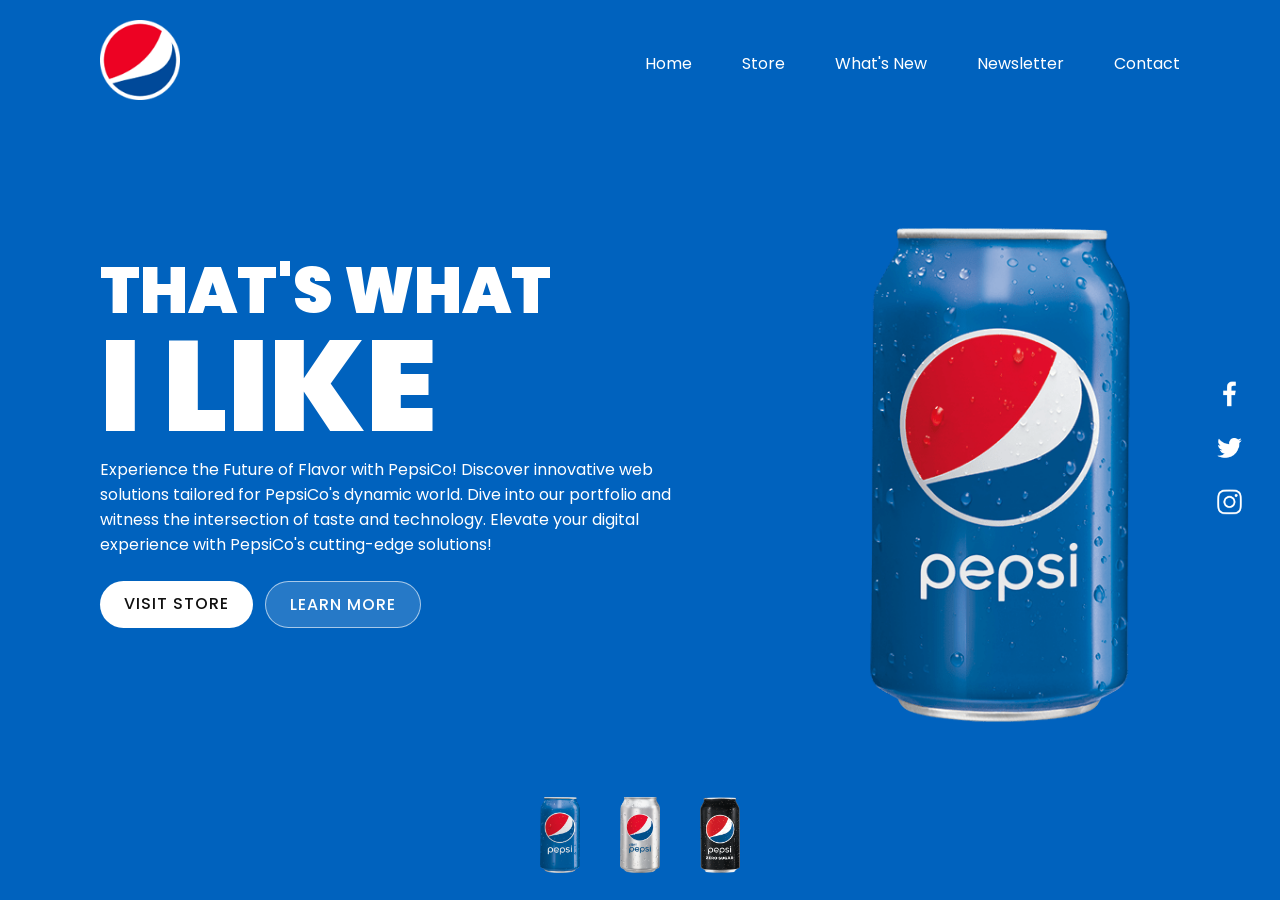
<file: index.html>
<!DOCTYPE html>
<html lang="es">
<head>
    <meta charset="UTF-8">
    <meta name="viewport" content="width=device-width, initial-scale=1.0">
    <title>Responsive Pepsi Website Landing Page</title>
    <link rel="stylesheet" href="style.css">
</head>
<body>
    <section class="sec">
        <header>
            <a href="#"><img src="img/logo.png" class="logo"></a>
            <div class="toggleMenu" onclick="menuToggle();"></div>
            <ul class="navigation">
                <li><a href="index.html">Home</a></li>
                <li><a href="products.html">Store</a></li>
                <li><a href="whats-new.html">What's New</a></li>
                <li><a href="newsletter.html">Newsletter</a></li>
                <li><a href="contact.html">Contact</a></li>
            </ul>
        </header>
        <div class="content">
            <div class="textBox">
                <h2>That's What<br><span>I like</span></h2>
                <p>
                Experience the Future of Flavor with PepsiCo! Discover innovative web solutions tailored for PepsiCo's dynamic world. Dive into our portfolio and witness the intersection of taste and technology. Elevate your digital experience with PepsiCo's cutting-edge solutions!
                </p>
                <div class="cta">
                    <a href="products.html">Visit Store</a>
                    <a class="secondary" href="about.html">Learn More</a>
                </div>
            </div>
            <div class="imgBox">
                <img src="img/pepsi001.png" class="pepsi">
            </div>
        </div>
        <ul class="thumb">
            <li><img src="img/pepsi001.png" onclick="imgSlider('img/pepsi001.png');changeBgColor('#0062be')"></li>
            <li><img src="img/pepsi002.png" onclick="imgSlider('img/pepsi002.png');changeBgColor('#e60c2c')"></li>
            <li><img src="img/pepsi003.png" onclick="imgSlider('img/pepsi003.png');changeBgColor('#1e1e1e')"></li>
        </ul>
        <ul class="sci">
            <li><a href="#"><img src="img/facebook.png"></a></li>
            <li><a href="#"><img src="img/twitter.png"></a></li>
            <li><a href="https://www.instagram.com/pepsico/"><img src="img/instagram.png"></a></li>
        </ul>
    </section>


    <script src="app.js"></script>
</body>
</html>
</file>
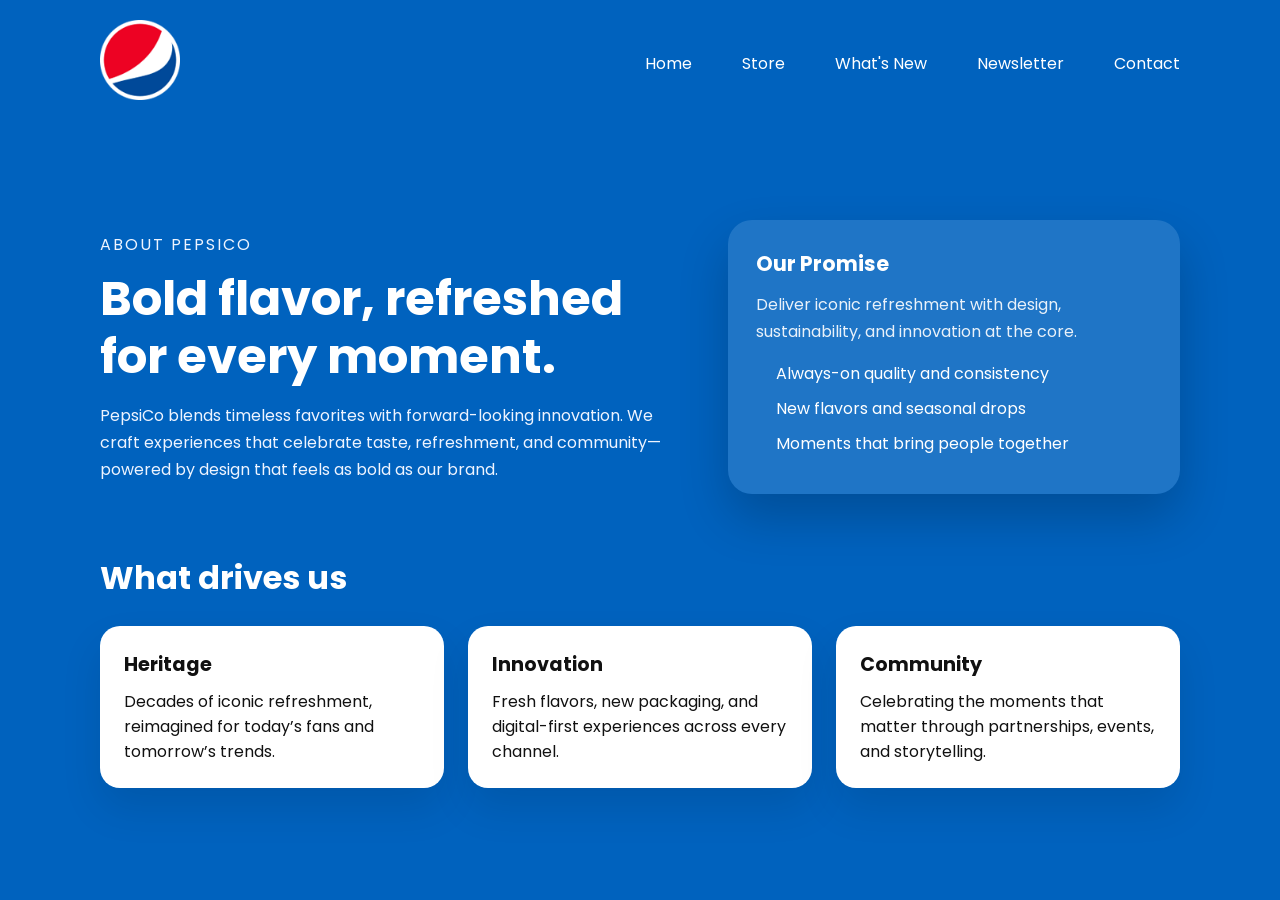
<file: about.html>
<!DOCTYPE html>
<html lang="en">
<head>
    <meta charset="UTF-8">
    <meta name="viewport" content="width=device-width, initial-scale=1.0">
    <title>About PepsiCo</title>
    <link rel="stylesheet" href="style.css">
</head>
<body>
    <section class="sec page">
        <header>
            <a href="index.html"><img src="img/logo.png" class="logo" alt="Pepsi logo"></a>
            <div class="toggleMenu" onclick="menuToggle();"></div>
            <ul class="navigation">
                <li><a href="index.html">Home</a></li>
                <li><a href="store.html">Store</a></li>
                <li><a href="whats-new.html">What's New</a></li>
                <li><a href="newsletter.html">Newsletter</a></li>
                <li><a href="contact.html">Contact</a></li>
            </ul>
        </header>
        <div class="page-content">
            <div class="page-hero">
                <div>
                    <p class="eyebrow">About PepsiCo</p>
                    <h1>Bold flavor, refreshed for every moment.</h1>
                    <p>
                        PepsiCo blends timeless favorites with forward-looking innovation. We craft experiences that
                        celebrate taste, refreshment, and community—powered by design that feels as bold as our brand.
                    </p>
                </div>
                <div class="hero-card">
                    <h3>Our Promise</h3>
                    <p>Deliver iconic refreshment with design, sustainability, and innovation at the core.</p>
                    <ul class="hero-list">
                        <li>Always-on quality and consistency</li>
                        <li>New flavors and seasonal drops</li>
                        <li>Moments that bring people together</li>
                    </ul>
                </div>
            </div>
            <div class="page-section">
                <h2>What drives us</h2>
                <div class="card-grid">
                    <div class="card">
                        <h3>Heritage</h3>
                        <p>Decades of iconic refreshment, reimagined for today’s fans and tomorrow’s trends.</p>
                    </div>
                    <div class="card">
                        <h3>Innovation</h3>
                        <p>Fresh flavors, new packaging, and digital-first experiences across every channel.</p>
                    </div>
                    <div class="card">
                        <h3>Community</h3>
                        <p>Celebrating the moments that matter through partnerships, events, and storytelling.</p>
                    </div>
                </div>
            </div>
        </div>
    </section>

    <script src="app.js"></script>
</body>
</html>
</file>
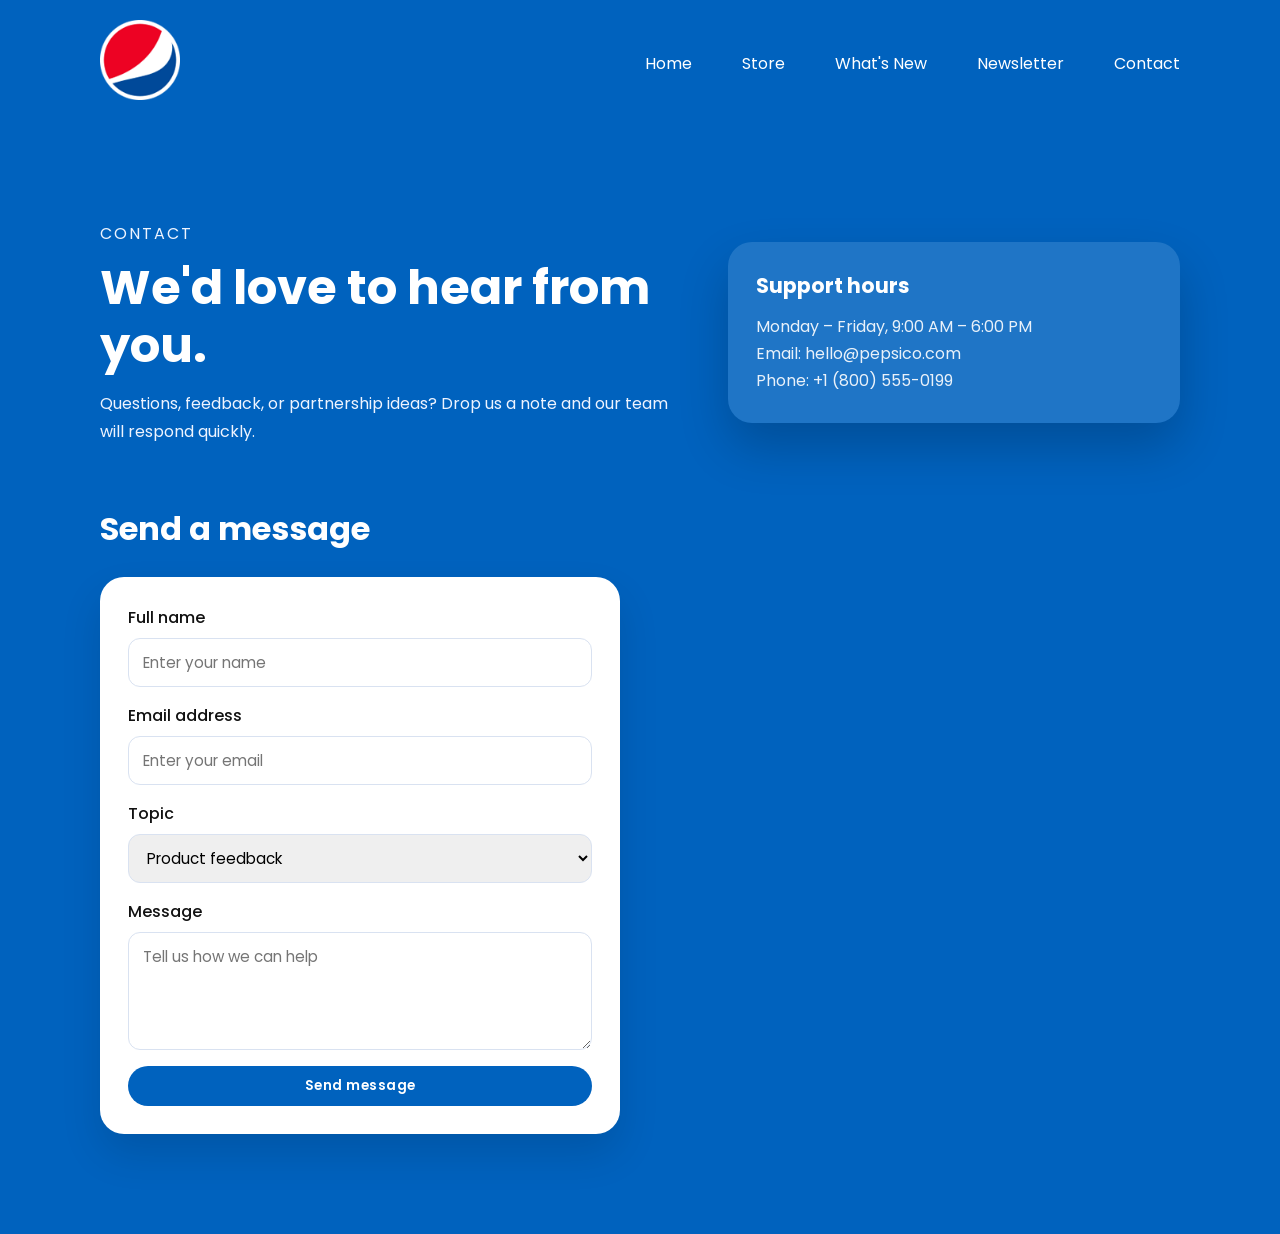
<file: contact.html>
<!DOCTYPE html>
<html lang="en">
<head>
    <meta charset="UTF-8">
    <meta name="viewport" content="width=device-width, initial-scale=1.0">
    <title>Contact PepsiCo</title>
    <link rel="stylesheet" href="style.css">
</head>
<body>
    <section class="sec page">
        <header>
            <a href="index.html"><img src="img/logo.png" class="logo" alt="Pepsi logo"></a>
            <div class="toggleMenu" onclick="menuToggle();"></div>
            <ul class="navigation">
                <li><a href="index.html">Home</a></li>
                <li><a href="store.html">Store</a></li>
                <li><a href="whats-new.html">What's New</a></li>
                <li><a href="newsletter.html">Newsletter</a></li>
                <li><a href="contact.html">Contact</a></li>
            </ul>
        </header>
        <div class="page-content">
            <div class="page-hero">
                <div>
                    <p class="eyebrow">Contact</p>
                    <h1>We'd love to hear from you.</h1>
                    <p>Questions, feedback, or partnership ideas? Drop us a note and our team will respond quickly.</p>
                </div>
                <div class="hero-card">
                    <h3>Support hours</h3>
                    <p>Monday – Friday, 9:00 AM – 6:00 PM</p>
                    <p>Email: hello@pepsico.com</p>
                    <p>Phone: +1 (800) 555-0199</p>
                </div>
            </div>
            <div class="page-section">
                <h2>Send a message</h2>
                <form class="form-card">
                    <label>
                        Full name
                        <input type="text" placeholder="Enter your name">
                    </label>
                    <label>
                        Email address
                        <input type="email" placeholder="Enter your email">
                    </label>
                    <label>
                        Topic
                        <select>
                            <option>Product feedback</option>
                            <option>Order support</option>
                            <option>Partnerships</option>
                            <option>Press inquiries</option>
                        </select>
                    </label>
                    <label>
                        Message
                        <textarea rows="4" placeholder="Tell us how we can help"></textarea>
                    </label>
                    <button class="primary" type="submit">Send message</button>
                </form>
            </div>
        </div>
    </section>

    <script src="app.js"></script>
</body>
</html>
</file>
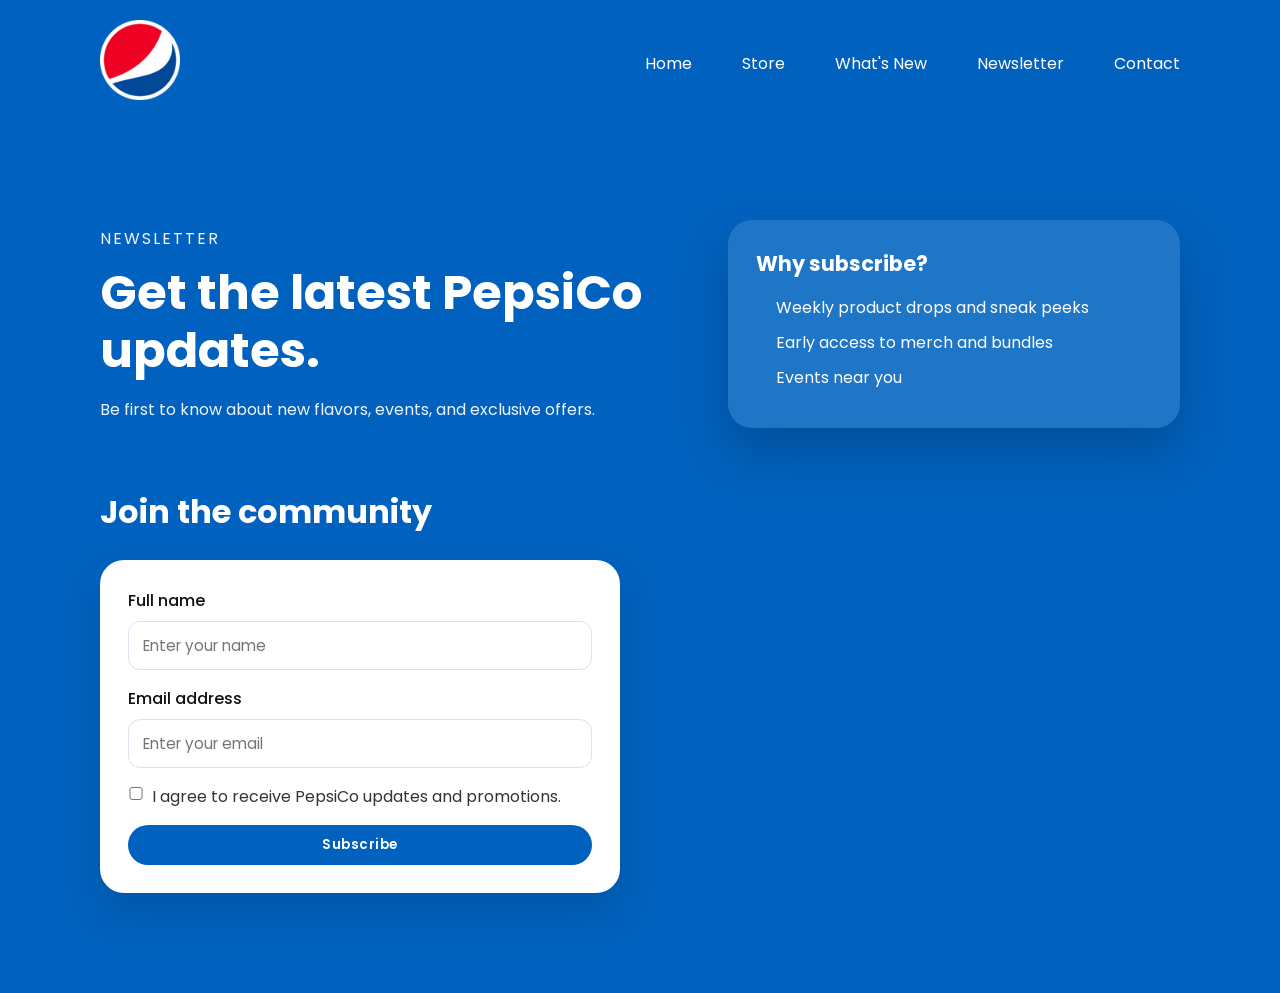
<file: newsletter.html>
<!DOCTYPE html>
<html lang="en">
<head>
    <meta charset="UTF-8">
    <meta name="viewport" content="width=device-width, initial-scale=1.0">
    <title>Pepsi Newsletter</title>
    <link rel="stylesheet" href="style.css">
</head>
<body>
    <section class="sec page">
        <header>
            <a href="index.html"><img src="img/logo.png" class="logo" alt="Pepsi logo"></a>
            <div class="toggleMenu" onclick="menuToggle();"></div>
            <ul class="navigation">
                <li><a href="index.html">Home</a></li>
                <li><a href="store.html">Store</a></li>
                <li><a href="whats-new.html">What's New</a></li>
                <li><a href="newsletter.html">Newsletter</a></li>
                <li><a href="contact.html">Contact</a></li>
            </ul>
        </header>
        <div class="page-content">
            <div class="page-hero">
                <div>
                    <p class="eyebrow">Newsletter</p>
                    <h1>Get the latest PepsiCo updates.</h1>
                    <p>Be first to know about new flavors, events, and exclusive offers.</p>
                </div>
                <div class="hero-card">
                    <h3>Why subscribe?</h3>
                    <ul class="hero-list">
                        <li>Weekly product drops and sneak peeks</li>
                        <li>Early access to merch and bundles</li>
                        <li>Events near you</li>
                    </ul>
                </div>
            </div>
            <div class="page-section">
                <h2>Join the community</h2>
                <form class="form-card">
                    <label>
                        Full name
                        <input type="text" placeholder="Enter your name">
                    </label>
                    <label>
                        Email address
                        <input type="email" placeholder="Enter your email">
                    </label>
                    <label class="checkbox">
                        <input type="checkbox">
                        I agree to receive PepsiCo updates and promotions.
                    </label>
                    <button class="primary" type="submit">Subscribe</button>
                </form>
            </div>
        </div>
    </section>

    <script src="app.js"></script>
</body>
</html>
</file>
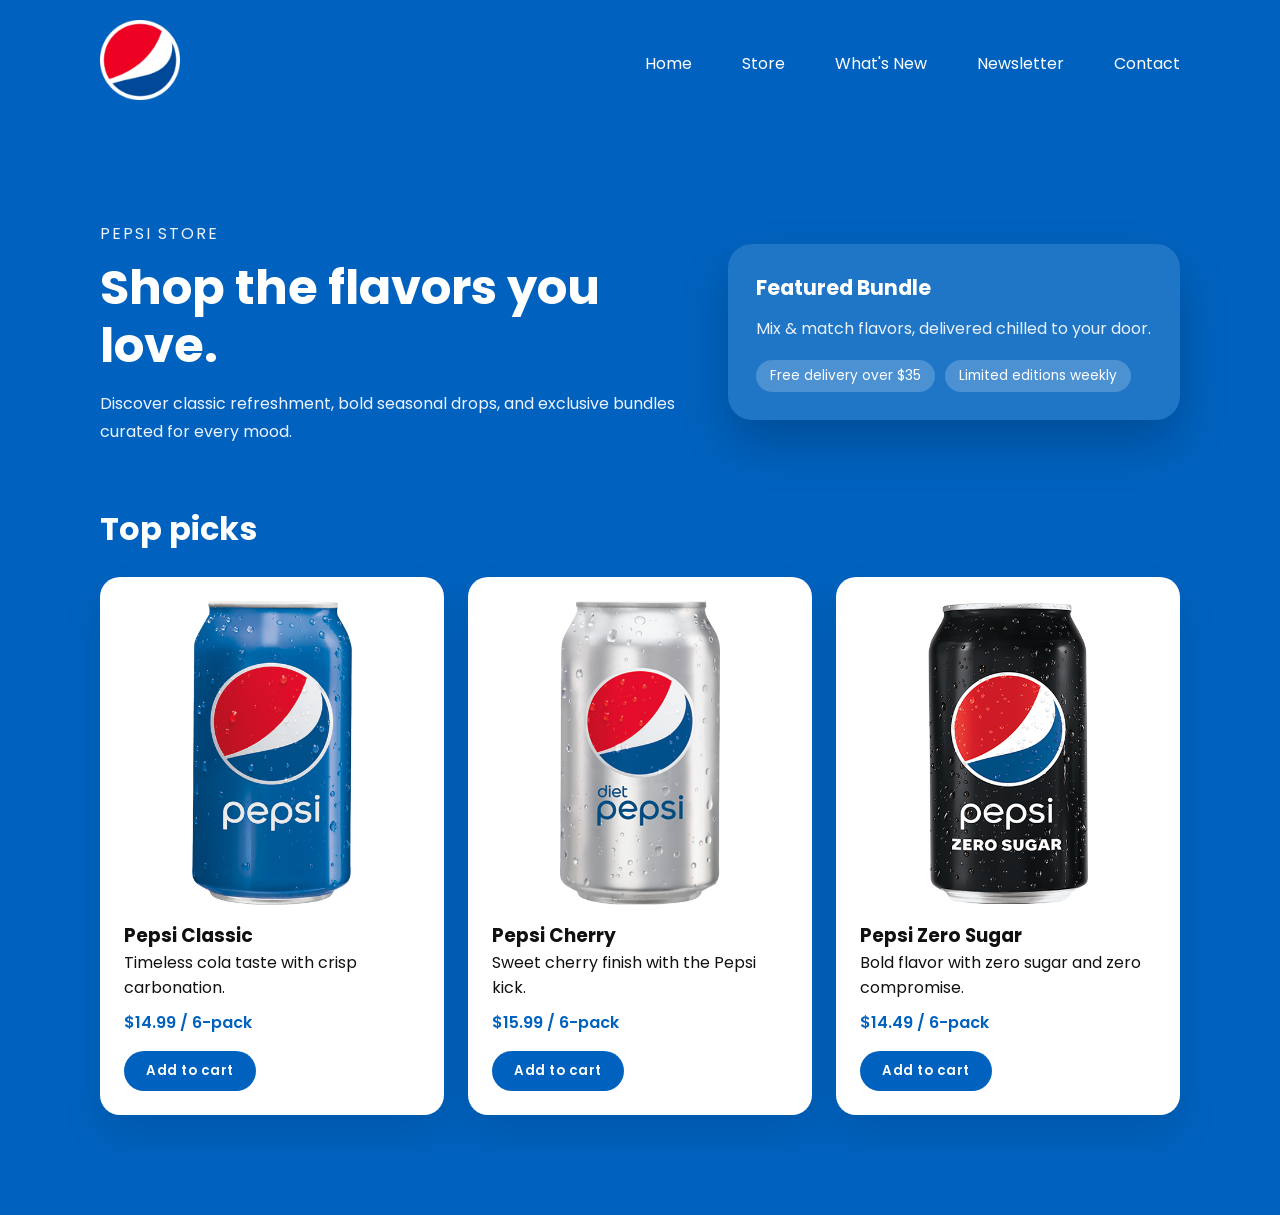
<file: products.html>
<!DOCTYPE html>
<html lang="en">
<head>
    <meta charset="UTF-8">
    <meta name="viewport" content="width=device-width, initial-scale=1.0">
    <title>Pepsi Store</title>
    <link rel="stylesheet" href="style.css">
</head>
<body>
    <section class="sec page">
        <header>
            <a href="index.html"><img src="img/logo.png" class="logo" alt="Pepsi logo"></a>
            <div class="toggleMenu" onclick="menuToggle();"></div>
            <ul class="navigation">
                <li><a href="index.html">Home</a></li>
                <li><a href="store.html">Store</a></li>
                <li><a href="whats-new.html">What's New</a></li>
                <li><a href="newsletter.html">Newsletter</a></li>
                <li><a href="contact.html">Contact</a></li>
            </ul>
        </header>
        <div class="page-content">
            <div class="page-hero">
                <div>
                    <p class="eyebrow">Pepsi Store</p>
                    <h1>Shop the flavors you love.</h1>
                    <p>Discover classic refreshment, bold seasonal drops, and exclusive bundles curated for every mood.</p>
                </div>
                <div class="hero-card">
                    <h3>Featured Bundle</h3>
                    <p>Mix &amp; match flavors, delivered chilled to your door.</p>
                    <div class="hero-actions">
                        <span class="pill">Free delivery over $35</span>
                        <span class="pill">Limited editions weekly</span>
                    </div>
                </div>
            </div>
            <div class="page-section">
                <h2>Top picks</h2>
                <div class="product-grid">
                    <div class="product-card">
                        <img src="img/pepsi001.png" alt="Pepsi Classic bottle">
                        <div>
                            <h3>Pepsi Classic</h3>
                            <p>Timeless cola taste with crisp carbonation.</p>
                            <span class="price">$14.99 / 6-pack</span>
                        </div>
                        <button class="primary">Add to cart</button>
                    </div>
                    <div class="product-card">
                        <img src="img/pepsi002.png" alt="Pepsi Cherry bottle">
                        <div>
                            <h3>Pepsi Cherry</h3>
                            <p>Sweet cherry finish with the Pepsi kick.</p>
                            <span class="price">$15.99 / 6-pack</span>
                        </div>
                        <button class="primary">Add to cart</button>
                    </div>
                    <div class="product-card">
                        <img src="img/pepsi003.png" alt="Pepsi Zero Sugar bottle">
                        <div>
                            <h3>Pepsi Zero Sugar</h3>
                            <p>Bold flavor with zero sugar and zero compromise.</p>
                            <span class="price">$14.49 / 6-pack</span>
                        </div>
                        <button class="primary">Add to cart</button>
                    </div>
                </div>
            </div>
        </div>
    </section>

    <script src="app.js"></script>
</body>
</html>
</file>
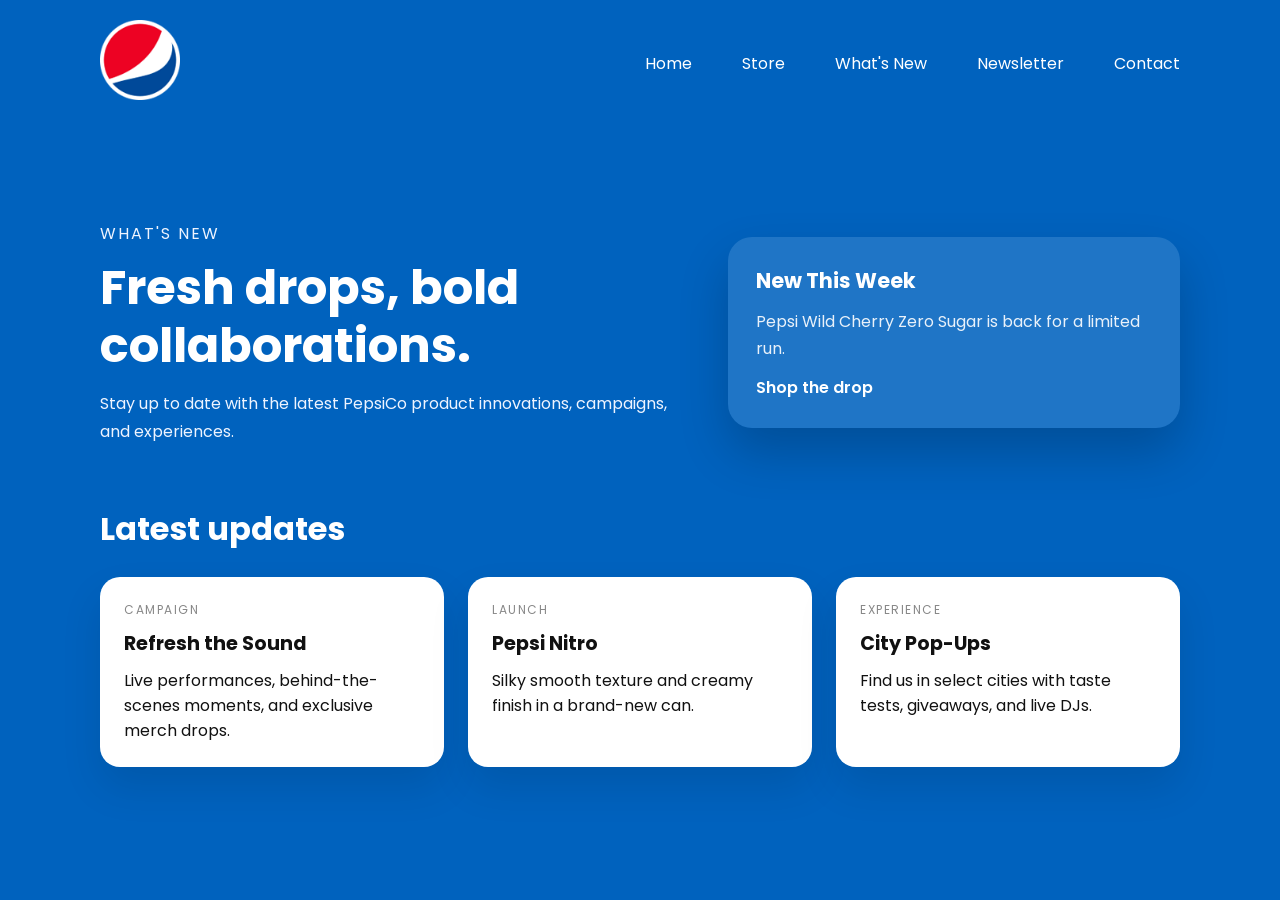
<file: whats-new.html>
<!DOCTYPE html>
<html lang="en">
<head>
    <meta charset="UTF-8">
    <meta name="viewport" content="width=device-width, initial-scale=1.0">
    <title>What's New</title>
    <link rel="stylesheet" href="style.css">
</head>
<body>
    <section class="sec page">
        <header>
            <a href="index.html"><img src="img/logo.png" class="logo" alt="Pepsi logo"></a>
            <div class="toggleMenu" onclick="menuToggle();"></div>
            <ul class="navigation">
                <li><a href="index.html">Home</a></li>
                <li><a href="store.html">Store</a></li>
                <li><a href="whats-new.html">What's New</a></li>
                <li><a href="newsletter.html">Newsletter</a></li>
                <li><a href="contact.html">Contact</a></li>
            </ul>
        </header>
        <div class="page-content">
            <div class="page-hero">
                <div>
                    <p class="eyebrow">What's New</p>
                    <h1>Fresh drops, bold collaborations.</h1>
                    <p>Stay up to date with the latest PepsiCo product innovations, campaigns, and experiences.</p>
                </div>
                <div class="hero-card">
                    <h3>New This Week</h3>
                    <p>Pepsi Wild Cherry Zero Sugar is back for a limited run.</p>
                    <a class="link" href="store.html">Shop the drop</a>
                </div>
            </div>
            <div class="page-section">
                <h2>Latest updates</h2>
                <div class="card-grid">
                    <div class="card">
                        <p class="card-tag">Campaign</p>
                        <h3>Refresh the Sound</h3>
                        <p>Live performances, behind-the-scenes moments, and exclusive merch drops.</p>
                    </div>
                    <div class="card">
                        <p class="card-tag">Launch</p>
                        <h3>Pepsi Nitro</h3>
                        <p>Silky smooth texture and creamy finish in a brand-new can.</p>
                    </div>
                    <div class="card">
                        <p class="card-tag">Experience</p>
                        <h3>City Pop-Ups</h3>
                        <p>Find us in select cities with taste tests, giveaways, and live DJs.</p>
                    </div>
                </div>
            </div>
        </div>
    </section>

    <script src="app.js"></script>
</body>
</html>
</file>
<file: style.css>
@import url('https://fonts.googleapis.com/css2?family=Poppins:ital,wght@0,200;0,300;0,400;0,500;0,600;0,700;0,800;1,200;1,300;1,400;1,500;1,600;1,700;1,800&display=swap');

*{
    margin: 0;
    padding: 0; 
    box-sizing: border-box;
    font-family: 'Poppins', sans-serif;
}
section{
    position: relative;
    width: 100%;
    min-height: 100vh;
    padding: 100px;
    display: flex;
    justify-content: space-between;
    align-items: center;
    background: #0062be;
    transition: 0.5s;
}
section.page{
    align-items: flex-start;
}
header{
    position: absolute;
    top: 0;
    left: 0;
    width: 100%;
    padding: 20px 100px;
    display: flex;
    justify-content: space-between;
    align-items: center;
}
header .logo{
    position: relative;
    max-width: 80px;
}
header ul{
    position: relative;
    display: flex;
    gap: 10px;
}
header ul li{
    list-style: none;
}
header ul li a{
    display: inline-block;
    color: #fff;
    font-weight: 400;
    margin-left: 40px;
    text-decoration: none;
}
.page-content{
    position: relative;
    width: 100%;
    margin-top: 120px;
    display: flex;
    flex-direction: column;
    gap: 60px;
}
.page-hero{
    display: grid;
    grid-template-columns: minmax(0, 1.3fr) minmax(0, 1fr);
    gap: 40px;
    align-items: center;
}
.page-hero h1{
    color: #fff;
    font-size: 3em;
    line-height: 1.2;
    margin-bottom: 16px;
}
.page-hero p{
    color: #eef4ff;
    font-size: 1rem;
    line-height: 1.7;
}
.eyebrow{
    text-transform: uppercase;
    letter-spacing: 2px;
    font-size: 0.85rem;
    color: rgba(255, 255, 255, 0.7);
    margin-bottom: 12px;
}
.hero-card{
    background: rgba(255, 255, 255, 0.12);
    border-radius: 24px;
    padding: 28px;
    color: #fff;
    box-shadow: 0 24px 50px rgba(0, 0, 0, 0.2);
}
.hero-card h3{
    font-size: 1.3rem;
    margin-bottom: 12px;
}
.hero-card p{
    color: rgba(255, 255, 255, 0.9);
}
.hero-list{
    list-style: none;
    margin-top: 16px;
}
.hero-list li{
    margin-bottom: 10px;
    padding-left: 20px;
    position: relative;
}
.hero-list li::before{
    content: \"•\";
    position: absolute;
    left: 0;
    color: #fff;
}
.hero-actions{
    margin-top: 18px;
    display: flex;
    flex-wrap: wrap;
    gap: 10px;
}
.pill{
    background: rgba(255, 255, 255, 0.2);
    border-radius: 999px;
    padding: 6px 14px;
    font-size: 0.85rem;
}
.page-section h2{
    color: #fff;
    font-size: 2rem;
    margin-bottom: 24px;
}
.card-grid{
    display: grid;
    grid-template-columns: repeat(auto-fit, minmax(220px, 1fr));
    gap: 24px;
}
.card{
    background: #fff;
    border-radius: 20px;
    padding: 24px;
    color: #111;
    box-shadow: 0 20px 40px rgba(0, 0, 0, 0.1);
}
.card h3{
    margin-bottom: 10px;
    font-size: 1.2rem;
}
.card-tag{
    text-transform: uppercase;
    font-size: 0.75rem;
    letter-spacing: 1.5px;
    color: #888;
    margin-bottom: 10px;
}
.product-grid{
    display: grid;
    grid-template-columns: repeat(auto-fit, minmax(240px, 1fr));
    gap: 24px;
}
.product-card{
    background: #fff;
    border-radius: 20px;
    padding: 24px;
    display: flex;
    flex-direction: column;
    gap: 16px;
    align-items: flex-start;
    color: #111;
    box-shadow: 0 20px 40px rgba(0, 0, 0, 0.1);
}
.product-card img{
    width: 100%;
    max-width: 160px;
    align-self: center;
}
.price{
    display: block;
    margin-top: 10px;
    font-weight: 600;
    color: #0062be;
}
.primary{
    border: none;
    background: #0062be;
    color: #fff;
    padding: 10px 22px;
    border-radius: 999px;
    cursor: pointer;
    font-weight: 600;
    letter-spacing: 0.5px;
    transition: transform 0.2s ease, box-shadow 0.2s ease;
}
.primary:hover{
    transform: translateY(-2px);
    box-shadow: 0 12px 24px rgba(0, 0, 0, 0.2);
}
.form-card{
    background: #fff;
    border-radius: 24px;
    padding: 28px;
    display: grid;
    gap: 16px;
    max-width: 520px;
    box-shadow: 0 20px 40px rgba(0, 0, 0, 0.12);
}
.form-card label{
    display: grid;
    gap: 8px;
    color: #111;
    font-weight: 500;
}
.form-card input,
.form-card textarea,
.form-card select{
    border-radius: 12px;
    border: 1px solid #d9e2f1;
    padding: 12px 14px;
    font-size: 0.95rem;
}
.form-card .checkbox{
    grid-template-columns: 16px 1fr;
    align-items: start;
    font-weight: 400;
    color: #333;
}
.form-card .checkbox input{
    margin-top: 3px;
}
.link{
    display: inline-block;
    margin-top: 12px;
    color: #fff;
    text-decoration: none;
    font-weight: 600;
}
.link::after{
    content: \"→\";
    margin-left: 8px;
}
.content{
    position: relative;
    width: 100%;
    display: flex;
    justify-content: space-between;
    justify-items: center;
}
.content .textBox{
    position: relative;
    max-width: 600px;
    margin-top: 6%;
}
.content .textBox h2{
    color: #fff;
    font-size: 4em;
    line-height: 1.5em;
    font-weight: 900;
    text-transform: uppercase;
}
.content .textBox h2 span{
    font-size: 2em;
}
.content .textBox p{
    color: #fff;
}
.content .textBox .cta{
    display: flex;
    flex-wrap: wrap;
    gap: 12px;
    margin-top: 24px;
}
.content .textBox a{
    display: inline-block;
    padding: 10px 24px;
    background: #fff;
    color: #111;
    border-radius: 40px;
    font-weight: 500;
    letter-spacing: 1px;
    text-decoration: none;
    text-transform: uppercase;
    transition: transform 0.2s ease, box-shadow 0.2s ease, background 0.2s ease, color 0.2s ease;
}
.content .textBox a.secondary{
    background: rgba(255, 255, 255, 0.15);
    color: #fff;
    border: 1px solid rgba(255, 255, 255, 0.6);
}
.content .textBox a:hover{
    transform: translateY(-2px);
    box-shadow: 0 12px 24px rgba(0, 0, 0, 0.2);
}
.content .textBox a.secondary:hover{
    background: rgba(255, 255, 255, 0.25);
}
.content .imgBox{
    width: 600px;
    display: flex;
    padding-right: 50px;
    margin-top: 50px;
    justify-content: flex-end;
}
.content .imgBox img{
    max-width: 260px;
}
.thumb{
    position: absolute;
    left: 50%;
    bottom: 20px;
    transform: translateX(-50%);
    display: flex;
}
.thumb li{
    list-style: none;
    display: inline-block;
    margin: 0 20px;
    cursor: pointer;
    transition: 0.5s;
}
/* Movimiento */
.thumb li:hover{
    transform: translateY(-15px);
}
.thumb li img{
    max-width: 40px;
}
.sci{
    position: absolute;
    top: 50%;
    right: 30px;
    transform: translateY(-50%);
    display: flex;
    justify-content: center;
    align-items: center;
    flex-direction: column;
}
.sci li{
    list-style: none;
}
.sci li a{
    display: inline-block;
    filter: invert(1);
    margin: 5px 0;
    transform: scale(0.6);
}

/* Responsive */
@media(max-width: 991px){
    section{
        padding: 40px;
        padding-bottom: 150px; /* 120px */
    }
    header{
        padding: 20px 40px;
    }
    header .logo{
        position: relative;
        max-width: 60px;
    }
    /* Menu Responsive */
    header ul{
        position: fixed;
        top: 0;
        left: 0;
        width: 100%;
        height: 100%;
        background: rgba(255, 255, 255, 0.96);
        backdrop-filter: blur(6px);
        z-index: 1;
        flex-direction: column;
        align-items: center;
        justify-content: center;
        gap: 16px;
        padding: 120px 40px 60px;
        overflow-y: auto;
        transition: transform 0.3s ease, opacity 0.2s ease;
        visibility: hidden;
        opacity: 0;
        transform: translateY(-10%);
    }
    header ul.active{ /* Para que aparezca el menu */
        visibility: visible;
        opacity: 1;
        transform: translateY(0);
    }
    header ul li a{
        display: inline-block;
        color: #111;
        font-weight: 400;
        margin-left: 0;
        text-decoration: none;
        font-size: 2em;
        margin: 10px 0;
    }
    header ul li a:hover{
        color: #ed0023;
    }
    .toggleMenu{
        position: relative;
        width: 40px;
        height: 40px;
        background: url(img/menu.png);
        background-position: center;
        background-size: 30px;
        background-repeat: no-repeat;
        z-index: 2;
        cursor: pointer;
    }
    .toggleMenu.active{
        background: url(img/close.png);
        background-position: center;
        background-size: 25px;
        background-repeat: no-repeat;
        filter: invert(1); /* Para que aparezca la 'x' */
    }
    /* fin del menu */
    .content{
        flex-direction: column;
        margin-top: 80px;
    }
    .content .textBox{
        position: relative;
        max-width: 100%;
        padding-right: 20px;
    }
    .content .textBox h2{
        font-size: 3em;
    }
    .content .textBox .cta{
        justify-content: center;
    }
    .content .textBox a{
        font-size: 14px;
        padding: 10px 18px;
    }
    .content .imgBox{
        width: 100%;
        display: flex;
        padding-right: 0;
        margin-top: 50px;
        justify-content: center;
    }
    .content .imgBox img{
        max-width: 150px;
    }
    .thumb li img{
        max-width: 37px; /* 30px */
    }
    .sci{
        right: 0;
        width: 50px;
        background: rgba(0,0,0,0.2);
    }
    .page-content{
        margin-top: 100px;
        gap: 40px;
    }
    .page-hero{
        grid-template-columns: 1fr;
    }
    .page-hero h1{
        font-size: 2.6em;
    }
    .form-card{
        max-width: 100%;
    }
}

@media(max-width: 540px){
    .content .textBox h2{
        font-size: 2.6em;
    }
    .content .textBox .cta{
        flex-direction: column;
        align-items: stretch;
    }
    .content .textBox a{
        width: 100%;
        text-align: center;
    }
}
</file>
